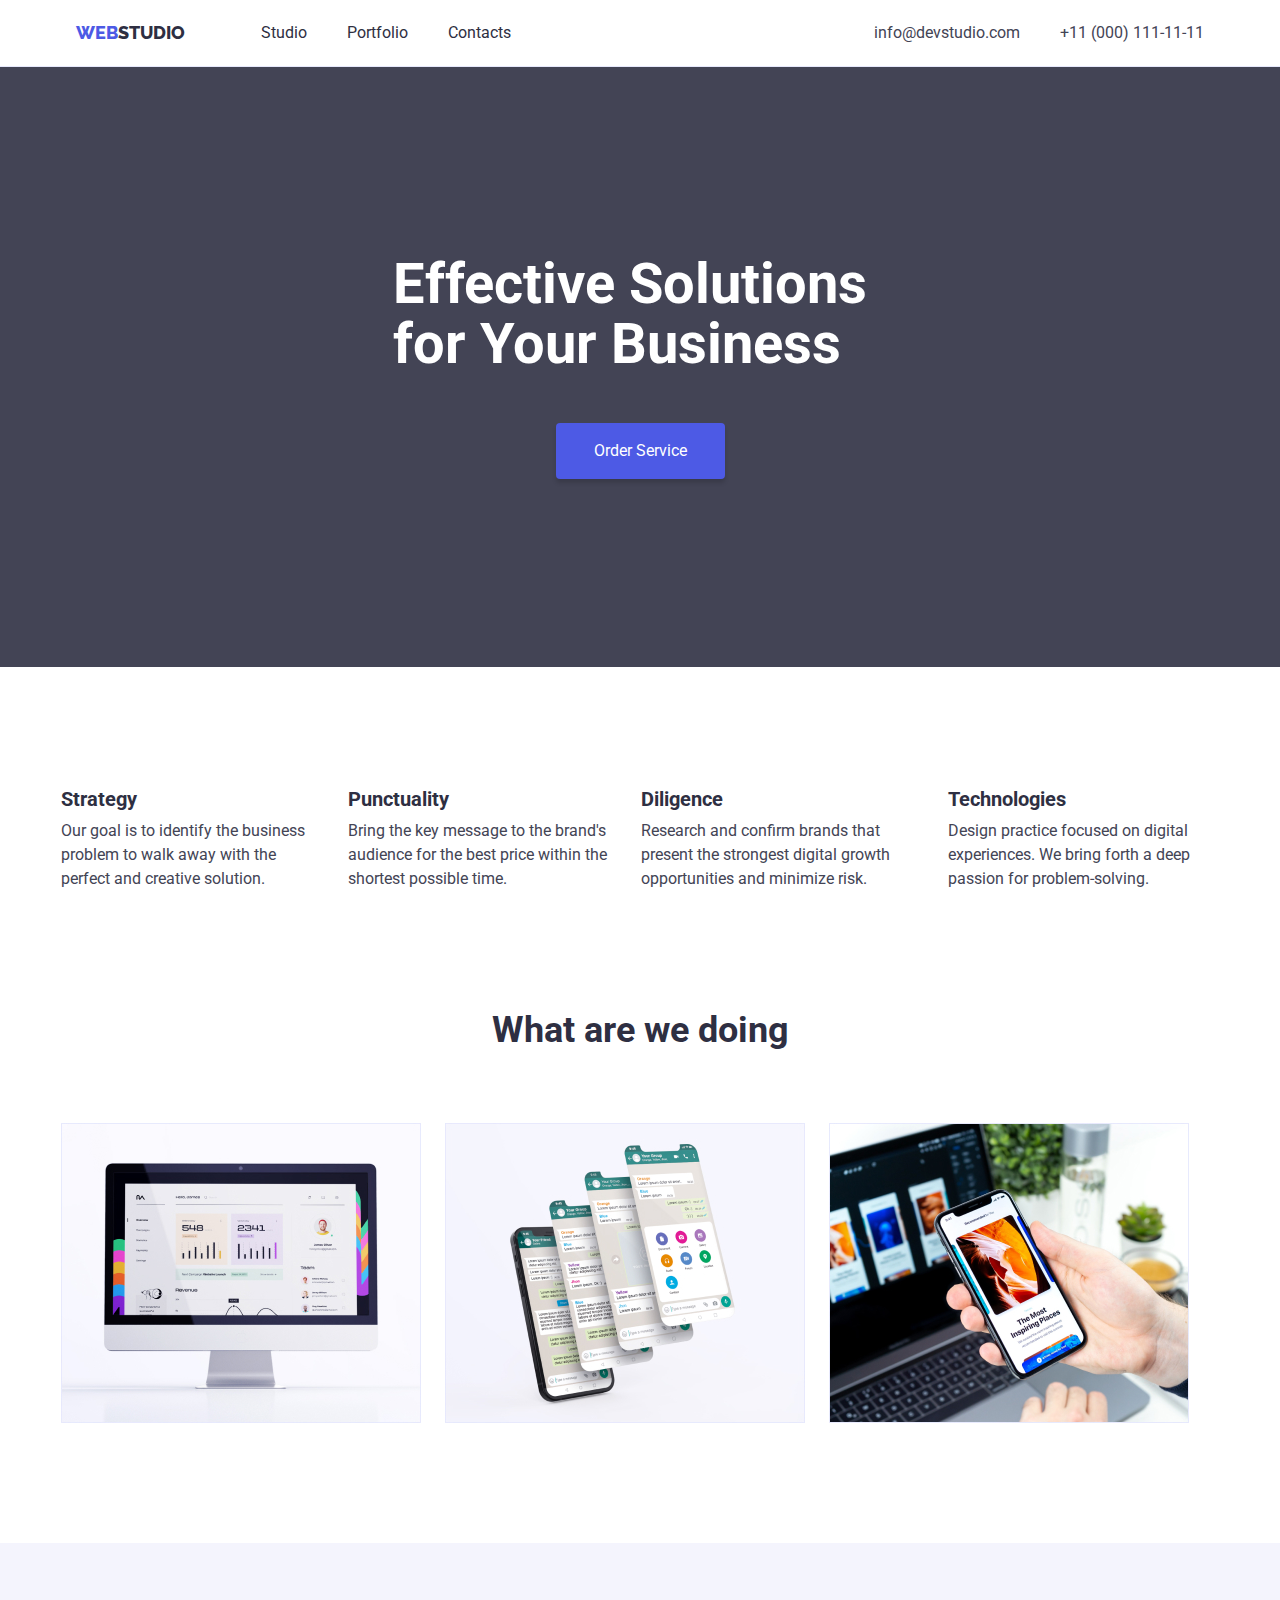
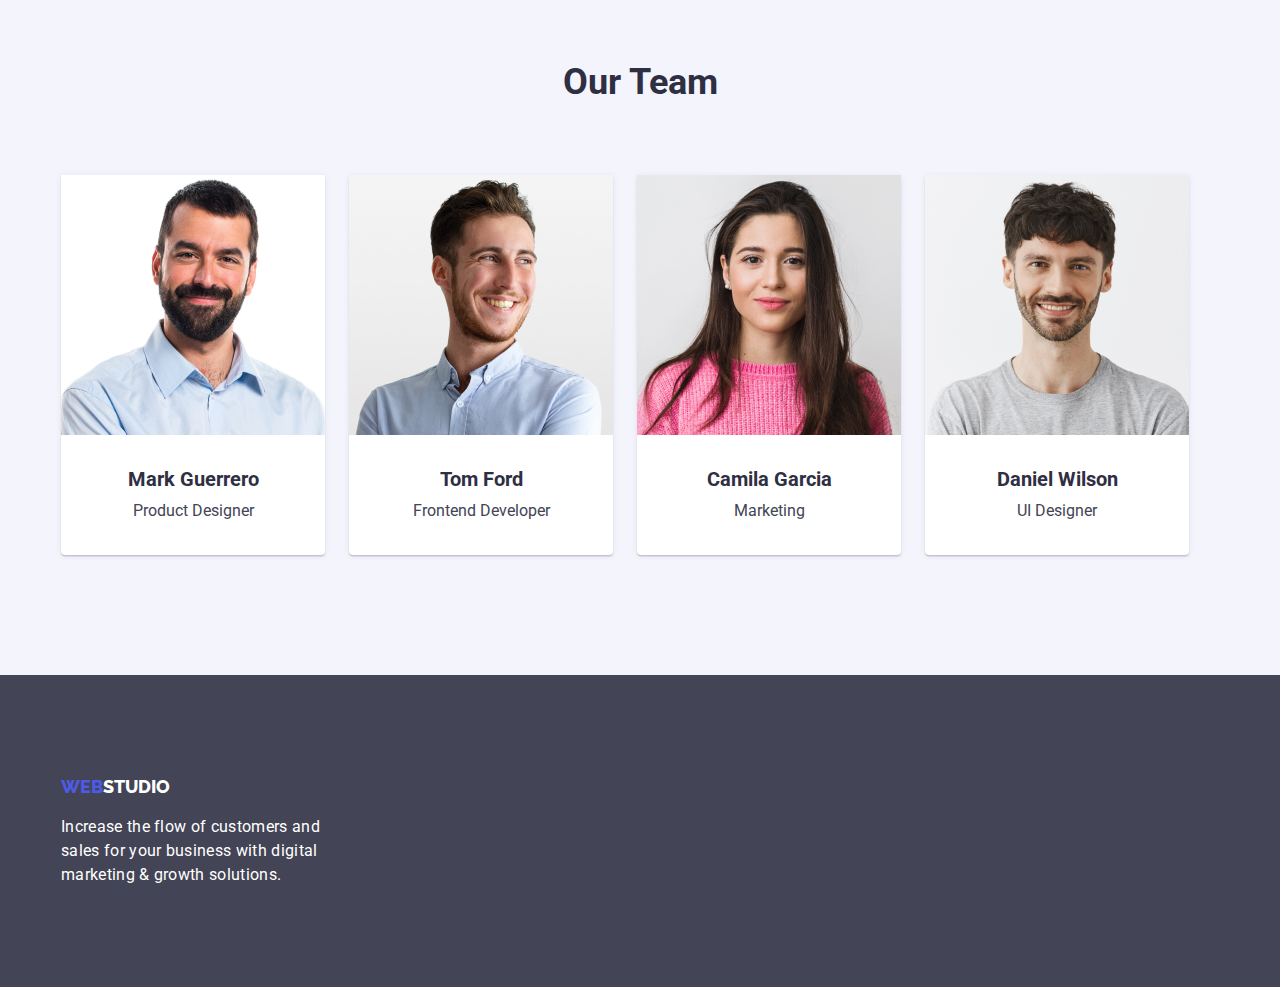
<file: index.html>
<!DOCTYPE html>
<html lang="en">
  <head>
    <meta charset="UTF-8" />
    <meta http-equiv="X-UA-Compatible" content="IE=edge" />
    <meta name="viewport" content="width=device-width, initial-scale=1.0" />
    <link href="./css/style.css" rel="stylesheet" />
    <link rel="preconnect" href="https://fonts.googleapis.com">
    <link rel="preconnect" href="https://fonts.gstatic.com" crossorigin>
    <link href="https://fonts.googleapis.com/css2?family=Raleway:wght@900&family=Roboto:wght@400;500;700;900&display=swap" rel="stylesheet">
    <title>Studio</title>
  </head>
  <body>
    <header class="header-section">
      <div class="container header-container">
      <nav class="header-navigation">
        <a href="./index.html" class="logo link"> <span class="span-logo">Web</span>Studio </a>
        <ul class="site-nav">
          <li class="items"><a class="link studio" href="./index.html">Studio</a></li>
          <li class="items"><a class="link portfolio" href="./portfolio.html">Portfolio</a></li>
          <li class="items"><a class="link contacts" href="">Contacts</a></li>
        </ul>
      </nav>
      <address>
        <ul class="auth-nav">
          <li><a class="mail link" href="mailto:info@devstudio.com">info@devstudio.com</a></li>
          <li><a class="phone link" href="tel:+110001111111">+11 (000) 111-11-11</a></li>
        </ul>
      </address>
    </div>
    </header>
    <main>
      <section class="section-hero">
        <div class="block-hero container">
        <h1 class="title">Effective Solutions for Your Business</h1>
        <button class="title-button" type="button">Order Service</button>
      </div>
      </section>
      <section class="section-list">
        <div class="container">
        <h2 class="visually-hidden">List of requirements</h2>
        <ul class="list">
          <li>
            <h3 class="post-title">Strategy</h3>
            <p class="post-title-text">
              Our goal is to identify the business problem to walk away with the
              perfect and creative solution.
            </p>
          </li>
          <li>
            <h3 class="post-title">Punctuality</h3>
            <p class="post-title-text">
              Bring the key message to the brand's audience for the best price
              within the shortest possible time.
            </p>
          </li>
          <li>
            <h3 class="post-title">Diligence</h3>
            <p class="post-title-text">
              Research and confirm brands that present the strongest digital
              growth opportunities and minimize risk.
            </p>
          </li>
          <li>
            <h3 class="post-title">Technologies</h3>
            <p class="post-title-text">
              Design practice focused on digital experiences. We bring forth a
              deep passion for problem-solving.
            </p>
          </li>
        </ul>
      </div>
      </section>
      <section class="section-images">
        <div class="container">
        <h2 class="images-title">What are we doing</h2>
        <ul class="images">
          <li class="images-element">
            <img src="./images/compucter.jpg" alt="computer" width="360" />
          </li>
          <li class="images-element">
            <img src="./images/telefonchat.jpg" alt="phone chat" width="360" />
          </li>
          <li class="images-element">
            <img src="./images/telefone.jpg" alt="phone" width="360" />
          </li>
        </ul>
      </div>
      </section>
      <section class="section-team">
        <div class="container">
        <h2 class="team-title">Our Team</h2>
        <ul class="team">
          <li class="team-card">
            <img src="./images/imgmark.jpg" alt="Mark Guerrero" width="264" />
            <div class="team-info">
            <h3 class="post-team-title">Mark Guerrero</h3>
            <p class="team-text">Product Designer</p>
          </div>
          </li>
          <li class="team-card">
            <img src="./images/imgtom.jpg" alt="Tom Ford" width="264" />
            <div class="team-info">
            <h3 class="post-team-title">Tom Ford</h3>
            <p class="team-text">Frontend Developer</p>
          </div>
          </li>
          <li class="team-card">
            <img src="./images/imgcamila.jpg" alt="Camila Garcia" width="264" />
            <div class="team-info">
            <h3 class="post-team-title">Camila Garcia</h3>
            <p class="team-text">Marketing</p>
          </div>
          </li>
          <li class="team-card">
            <img src="./images/imgdaniel.jpg" alt="Daniel Wilson" width="264" />
            <div class="team-info">
            <h3 class="post-team-title">Daniel Wilson</h3>
            <p class="team-text">UI Designer</p>
          </div>
          </li>
        </ul>
      </div>
      </section>
    </main>
    <footer class="footer">
      <div class=" container">
      <a href="./index.html" class="logo-footer link"> <span class="span-logo">Web</span>Studio </a>
      <p class="logo-text">
        Increase the flow of customers and sales for your business with digital
        marketing & growth solutions.
      </p>
    </div>
    </footer>
  </body>
</html>
</file>
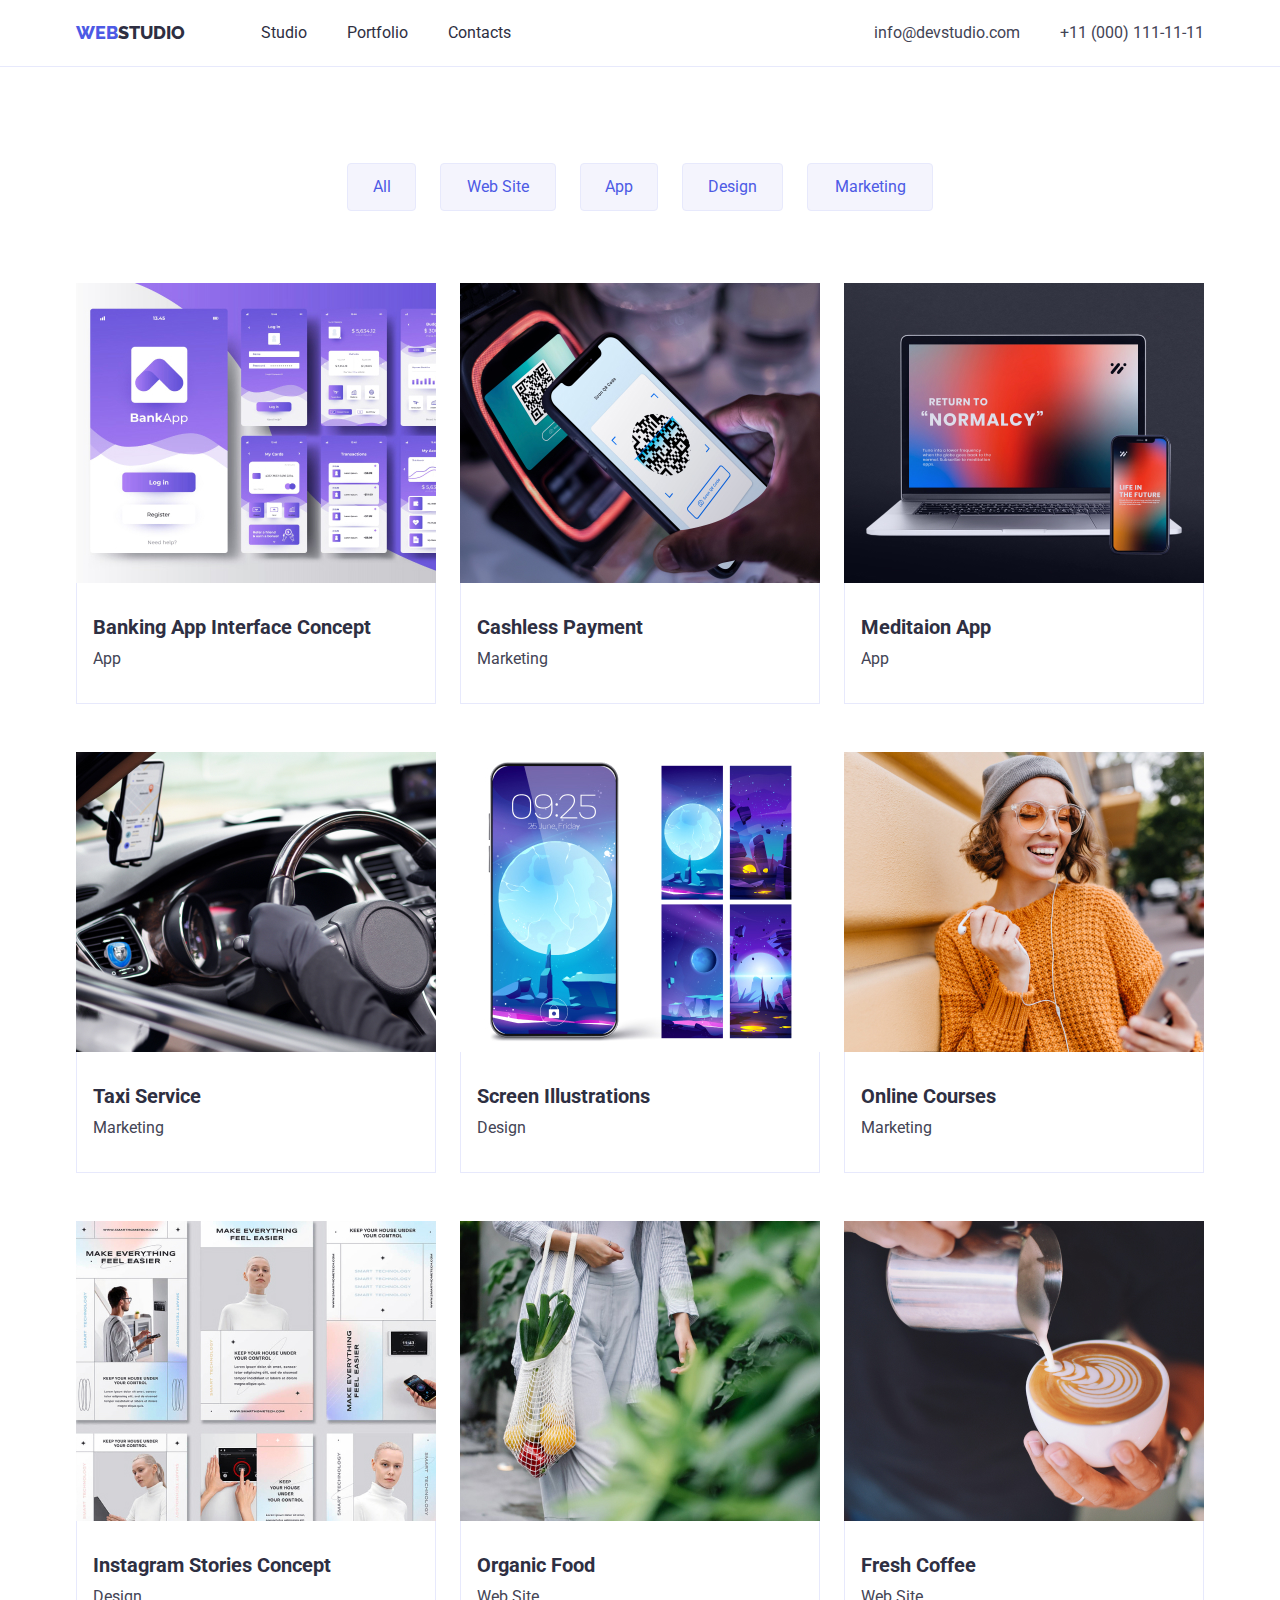
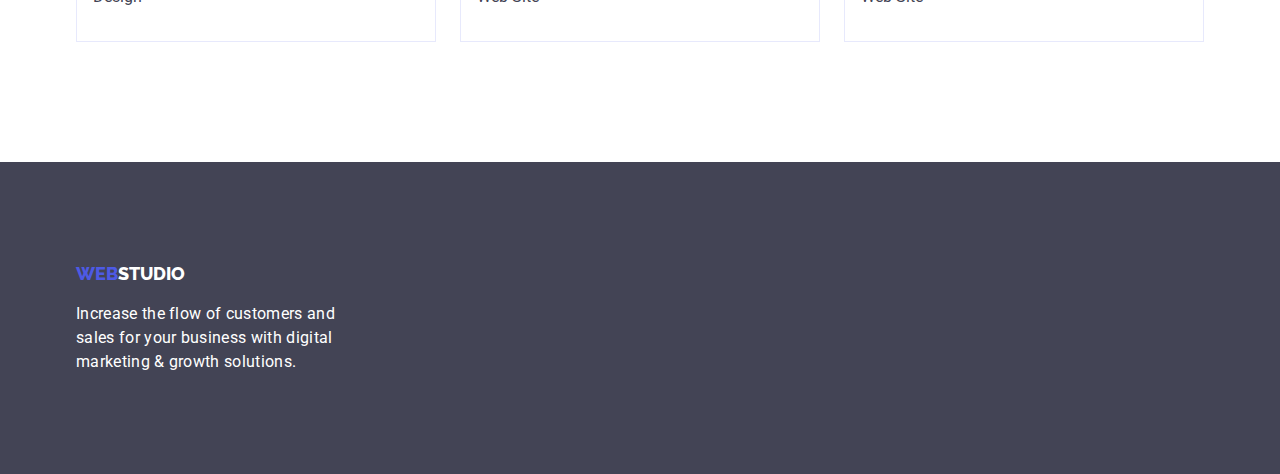
<file: portfolio.html>
<!DOCTYPE html>
<html lang="en">
  <head>
    <meta charset="UTF-8" />
    <meta http-equiv="X-UA-Compatible" content="IE=edge" />
    <meta name="viewport" content="width=device-width, initial-scale=1.0" />
    <link
    rel="stylesheet"
    href="https://cdnjs.cloudflare.com/ajax/libs/modern-normalize/1.0.0/modern-normalize.min.css"
  />
    <link href="./css/style.css" rel="stylesheet" />
    <link rel="preconnect" href="https://fonts.googleapis.com">
    <link rel="preconnect" href="https://fonts.gstatic.com" crossorigin>
    <link href="https://fonts.googleapis.com/css2?family=Raleway:wght@900&family=Roboto:wght@400;500;700;900&display=swap" rel="stylesheet">
    <title>Portfolio</title>
  </head>
  <body>
    <header class="header-section">
      <div class="container header-container">
        <nav class="header-navigation">
          <a href="./index.html" class="logo link"> <span class="span-logo">Web</span>Studio </a>
          <ul class="site-nav">
            <li class="items"><a class="link studio" href="./index.html">Studio</a></li>
            <li class="items"><a class="link portfolio" href="./portfolio.html">Portfolio</a></li>
            <li class="items"><a class="link contacts" href="">Contacts</a></li>
          </ul>
        </nav>
        <address>
          <ul class="auth-nav">
            <li><a class="mail link" href="mailto:info@devstudio.com">info@devstudio.com</a></li>
            <li><a class="phone link" href="tel:+110001111111">+11 (000) 111-11-11</a></li>
          </ul>
        </address>
      </div>
    </header>
    <main>
        <section class="card-section">
          <div class="container">
          <h1 class="visually-hidden">List of works</h1>
          <ul class="button-portfolio">
                <li><button class="button-all" type="button">All</button></li>
                <li><button class="button-web" type="button">Web Site</button></li>
                <li><button class="button-app" type="button">App</button></li>
                <li><button class="button-design" type="button">Design</button></li>
                <li><button class="button-marketing" type="button">Marketing</button></li>
            </ul>
        <ul class="portfolio-instrument">
              <li class="flex-element">
              <a href="" class="link">
                <img src="./images/imgbanking.jpg" alt="Banking App" width="360" />
                <div class="image-info">
                <h2 class="post-images-title">Banking App Interface Concept</h2>
                <p class="images-text">App</p>
              </div>
              </a>
            </li>
            <li class="flex-element">
              <a href="" class="link">
              <img src="./images/imgcashless.jpg" alt="Payment" width="360" />
              <div class="image-info">
                <h2 class="post-images-title">Cashless Payment</h2>
                <p class="images-text">Marketing</p>
              </div>
              </a>
              </li>
            <li class="flex-element">
              <a href="" class="link">
              <img src="./images/imgmeditalon.jpg" alt="App" width="360" />
              <div class="image-info">
                <h2 class="post-images-title">Meditaion App</h2>
                <p class="images-text">App</p>
              </div>
              </a>
              </li>
            <li class="flex-element">
              <a href="" class="link">
              <img src="./images/imgtaxi.jpg" alt="taxi" width="360" />
              <div class="image-info">
                <h2 class="post-images-title">Taxi Service</h2>
                <p class="images-text">Marketing</p>
              </div>
              </a>
            </li>
            <li class="flex-element">
              <a href="" class="link">
              <img src="./images/imgscreen.jpg" alt="Screen Illustrations" width="360" />
              <div class="image-info">
                <h2 class="post-images-title">Screen Illustrations</h2>
                <p class="images-text">Design</p>
              </div>
              </a>
            </li>
            <li class="flex-element">
              <a href="" class="link">
              <img src="./images/imgonline.jpg" alt="smile women" width="360" />
              <div class="image-info">
                <h2 class="post-images-title">Online Courses</h2>
                <p class="images-text">Marketing</p>
              </div>
              </a>
            </li>
            <li class="flex-element">
              <a href="" class="link">
              <img src="./images/imginstagram.jpg" alt="instagram pages" width="360" />
              <div class="image-info">
                <h2 class="post-images-title">Instagram Stories Concept</h2>
                <p class="images-text">Design</p>
              </div>
              </a>
            </li>
            <li class="flex-element">
              <a href="" class="link">
            <img src="./images/imgorganic.jpg" alt="women with fruits" width="360" />
            <div class="image-info">
                <h2 class="post-images-title">Organic Food</h2>
                <p class="images-text">Web Site</p>
              </div>
              </a>
            </li>
        <li class="flex-element">
          <a href="" class="link">
          <img src="./images/imgcoffee.jpg" alt="coffee and milk" width="360" />
          <div class="image-info">
            <h2 class="post-images-title">Fresh Coffee</h2>
            <p class="images-text">Web Site</p>
          </div>
          </a>
        </li>
        </ul>
      </div>
      </section>
    </main>
    <footer class="footer">
      <div class=" container">
      <a href="./index.html" class="logo-footer link"> <span class="span-logo">Web</span>Studio </a>
      <p class="logo-text">
        Increase the flow of customers and sales for your business with digital
        marketing & growth solutions.
      </p>
    </div>
    </footer>
  </body>
</html>
</file>
<file: css/style.css>
:root {
--main-text-color:#2e2f42;
--second-text-color:#434455;
--main-bg-color:#fff;
--title-text-color:#fff;
--second-bg-color:#f4f4fd;
--btn-bg-color:#f4f4fd;
--btn-bg-color-active:#4048bf;
--btn-text-color:#4d5ae5;
--btn-text-color-active:#fff;
--title-btn-active-hover:#404BBF;
--footer-text:#E7E9FC;
}


body{
font-family: 'Roboto', sans-serif;
color: var(--main-text-color);
background-color: var(--main-bg-color);
padding: 0;
margin: 0;
}

ul{
list-style: none;
margin: 0;
padding: 0;
}

h1,h2,h3,h4,h5,h6,p {
margin: 0;
}
img{
display: block; 
max-width: 100%; 
height: auto;
}
.container { 
width: 100%;
max-width: 1158px;
padding: 0 15px; 
margin: 0 auto; 
}
.auth-nav{
display: flex;
gap: 40px;
}
.header-section{
background: var(--main-bg-color);
border-bottom: 1px solid var(--footer-text);
}

.header-container{
display: flex;
align-items: center;
box-sizing: border-box;

}

.header-navigation{
display: flex;
align-items: center;
margin-right: auto;
}


.logo{
font-family: 'Raleway', sans-serif;
font-style: normal;
text-transform: uppercase;
font-weight: 800;
font-size: 18px;
line-height: 1.33;
color: var(--main-text-color);
margin-right: 76px;
}
.span-logo{
font-family: 'Raleway', sans-serif;
font-style: normal;
text-transform: uppercase;
font-weight: 800;
font-size: 18px;
line-height: 1.33;
color:var(--btn-text-color);
}
.site-nav{
display: flex;
}
.site-nav .link{
display: block;
padding-top: 21px;
padding-bottom: 21px;
}

.site-nav .items + .items {
margin-left: 40px;
}

.studio{
font-style: normal;
font-size: 16px;
line-height: 1.5;
color:var(--main-text-color);
}
.studio:hover,
.studio:focus{
color: var(--btn-text-color);
}
.portfolio{
font-style: normal;
font-size: 16px;
line-height: 1.5;
color:var(--main-text-color);
}
.portfolio:hover,
.portfolio:focus{
color: var(--btn-text-color);
}

.contacts{
font-style: normal;
text-decoration: none;
font-size: 16px;
line-height: 1.5;
color:var(--main-text-color);
}
.contacts:hover,
.contacts:focus{
color: var(--btn-text-color);
}

.mail{
font-style: normal;
font-size: 16px;
line-height: 1.5;
color: var(--second-text-color);
display: block;
padding-top: 21px;
padding-bottom: 21px;

}
.mail:hover,
.mail:focus{
color: var(--btn-text-color);
}
.phone{
font-style: normal;
font-size: 16px;
line-height: 1.5;
color: var(--second-text-color);
display: block;
padding-top: 21px;
padding-bottom: 21px;
}
.phone:hover,
.phone:focus{
color: var(--btn-text-color);
}

.section-hero{
padding-top: 188px;
padding-bottom: 188px;
background-color: var(--second-text-color);
}


.title{
font-size: 56px;
line-height: 1.07;
color:var(--title-text-color);
max-width: 494px;
margin: 0 auto;
margin-bottom: 48px;
}

.title-button{
background-color:var(--btn-text-color);
font-family: 'Roboto', sans-serif;
display: block;
font-size: 16px;
line-height: 1.5;
color:var(--title-text-color);
min-width: 169px;
height: 56px;
box-shadow: 0px 4px 4px rgba(0, 0, 0, 0.15);
border:none;
border-radius: 4px;
margin: 0 auto;
}
.title-button:hover,
.title-button:focus{
cursor: pointer;
background-color:var(--title-btn-active-hover);
color: var(--title-text-color)
}
.visually-hidden {
    position: absolute;
    width: 1px;
    height: 1px;
    margin: -1px;
    border: 0;
    padding: 0;
    white-space: nowrap;
    clip-path: inset(100%);
    clip: rect(0 0 0 0);
    overflow: hidden;
}
.section-list{
padding-bottom: 120px;
padding-top: 120px;
}
.list{
display: flex;
gap: 24px;
}
.post-title{
font-size: 20px;
line-height: 1.2;
color:var(--main-text-color);
margin-bottom: 8px;
}
.post-title-text{
font-size: 16px;
line-height: 1.5;
color: var(--second-text-color);
}


.section-images{
padding-bottom: 120px;
text-align: center;
}

.images-title{
font-size: 36px;
line-height: 1.11;
color: var(--main-text-color);
margin-bottom: 72px;
}

.images{
display: flex;
gap: 24px;
}

.section-team{
background-color: var(--btn-bg-color);
padding-top: 120px;
padding-bottom: 120px;
text-align: center;
}

.team-title{
font-size: 36px;
line-height: 1.11;
color: var(--main-text-color);
margin-bottom: 72px;
}

.team{
display: flex;
gap: 24px;
}

.team-card{
display: flex;
flex-direction: column;
align-items: center;
background: var(--main-bg-color);
box-shadow: 0px 1px 6px rgba(46, 47, 66, 0.08), 0px 1px 1px rgba(46, 47, 66, 0.16), 0px 2px 1px rgba(46, 47, 66, 0.08);
border-radius: 0px 0px 4px 4px;
}
.team-info{
padding-top: 32px;
padding-bottom: 32px;
}

.post-team-title{
font-size: 20px;
line-height: 1.2;
color:var(--main-text-color);
margin-bottom: 8px;    
}

.team-text{
font-size: 16px;
line-height: 1.5;
color: var(--second-text-color); 
}


/*portfolio*/
.card-section{
padding-top: 96px;
padding-bottom: 120px;
}

.button-portfolio{
display: flex;
gap: 24px;
flex-direction: row;
justify-content: center;
align-items: center;
margin-bottom: 72px;
}

.button-all{
background-color:var(--btn-bg-color);
font-family: 'Roboto', sans-serif;
font-style: normal;
font-size: 16px;
min-width: 69px;
height: 48px;
line-height: 1.5;
color:var(--btn-text-color);
border: 1px solid var(--footer-text);
border-radius: 4px;
}
.button-all:hover,
.button-all:focus{
cursor: pointer;
background-color: var(--btn-bg-color-active);
color: var(--btn-text-color-active);  
}

.button-web{
background-color:var(--btn-bg-color);
font-family: 'Roboto', sans-serif;
font-style: normal;
font-size: 16px;
min-width: 116px;
height: 48px;
line-height: 1.5;
color:var(--btn-text-color);
border: 1px solid var(--footer-text);
border-radius: 4px;
}
.button-web:hover,
.button-web:focus{
cursor: pointer;
background-color: var(--btn-bg-color-active);
color: var(--btn-text-color-active);  
}
.button-app{
background-color:var(--btn-bg-color);
font-family: 'Roboto', sans-serif;
font-style: normal;
font-size: 16px;
min-width: 78px;
height: 48px;
line-height: 1.5;
color:var(--btn-text-color);
border: 1px solid var(--footer-text);
border-radius: 4px;
}
.button-app:hover,
.button-app:focus{
cursor: pointer;
background-color: var(--btn-bg-color-active);
color: var(--btn-text-color-active);  
}
.button-design{
background-color:var(--btn-bg-color);
font-family: 'Roboto', sans-serif;
font-style: normal;
font-size: 16px;
min-width: 101px;
height: 48px;
line-height: 1.5;
color:var(--btn-text-color);
border: 1px solid var(--footer-text);
border-radius: 4px;
}
.button-design:hover,
.button-design:focus{
cursor: pointer;
background-color: var(--btn-bg-color-active);
color: var(--btn-text-color-active);  
}
.button-marketing{
background-color:var(--btn-bg-color);
font-family: 'Roboto', sans-serif;
font-style: normal;
font-size: 16px;
min-width: 126px;
height: 48px;
line-height: 1.5;
color:var(--btn-text-color);
border: 1px solid var(--footer-text);
border-radius: 4px;
}
.button-marketing:hover,
.button-marketing:focus{
cursor: pointer;
background-color: var(--btn-bg-color-active);
color: var(--btn-text-color-active);  
}
.portfolio-instrument{
display: flex;
flex-wrap: wrap;
}

.flex-element{
flex-basis: calc((100% - 48px) / 3);
margin-right: 24px;
margin-bottom: 48px;
background: var(--main-bg-color);
}

.flex-element:nth-child(3n){
margin-right: 0;
}
.flex-element:nth-last-child(-n + 3){
margin-bottom: 0;
}

.image-info{
border: 1px solid var(--footer-text);
border-top: none;
padding: 32px 0 32px 16px;
}

.post-images-title{
font-size: 20px;
line-height: 1.2;
color:var(--main-text-color);
margin-bottom: 8px;
}

.images-text{
font-size: 16px;
line-height: 1.5;
color: var(--second-text-color); 
}

.link{
text-decoration: none;
}
.footer{
background-color: var(--second-text-color);
padding-top: 100px;
padding-bottom: 100px;
}
.logo-footer{
font-family: 'Raleway', sans-serif;
font-style: normal;
text-transform: uppercase;
display: block;
font-weight: 800;
font-size: 18px;
margin-bottom: 16px;
line-height: 1.33;
color: var(--main-bg-color);
}
.logo-text{
max-width: 264px;
font-size: 16px;
line-height: 1.5;
letter-spacing: 0.02em;
color: var(--btn-text-color-active)
}
</file>
